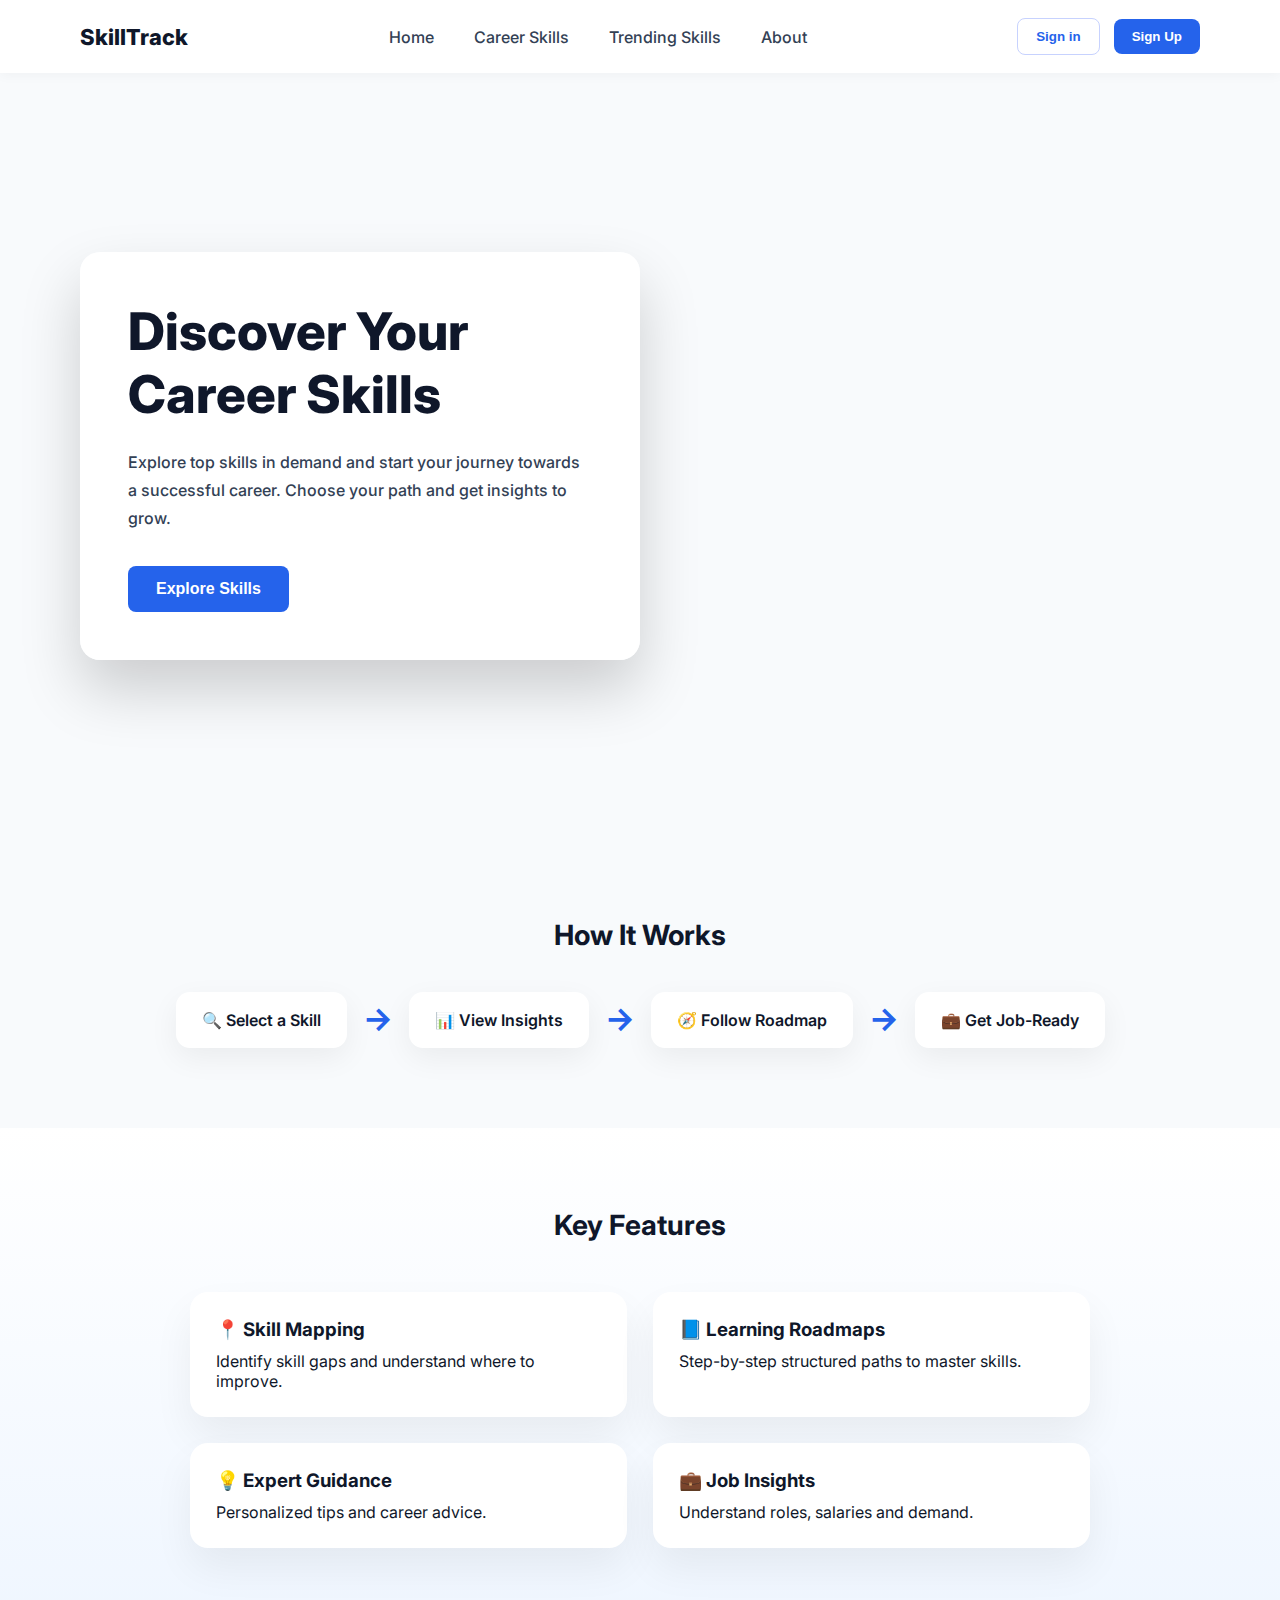
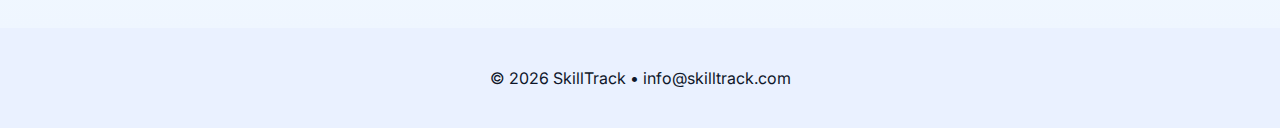
<file: index.html>
<!DOCTYPE html>
<html lang="en">
<head>
  <meta charset="UTF-8">
  <title>SkillTrack – Discover Your Career Skills</title>
  <meta name="viewport" content="width=device-width, initial-scale=1.0">

  <!-- FONT -->
  <link href="https://fonts.googleapis.com/css2?family=Inter:wght@400;500;600;700;800&display=swap" rel="stylesheet">

  <!-- CSS -->
  <link rel="stylesheet" href="home.css">
</head>
<body>

<!-- ================= NAVBAR ================= -->
<header class="navbar">
  <h2 class="logo">SkillTrack</h2>

  <nav class="nav-links">
  <a href="index.html">Home</a>
  <a href="career.html" class="active">Career Skills</a>
  <a href="trending.html" class="active">Trending Skills</a>
  <a href="about.html" class="active">About</a>
</nav>

  <div class="nav-actions">
    <button class="btn-outline">Sign in</button>
    <button class="btn-primary">Sign Up</button>
  </div>
</header>

<!-- ================= HERO ================= -->
<section class="hero">
  <div class="hero-text">
    <h1>Discover Your<br>Career Skills</h1>
    <p>
      Explore top skills in demand and start your journey
      towards a successful career. Choose your path and get
      insights to grow.
    </p>
    <!-- Explore Skills button -->
<a href="career.html">
  <button class="btn-primary btn-lg">Explore Skills</button>
</a>

  </div>
</section>

<!-- ================= HOW IT WORKS ================= -->
<section class="helps">
  <h2>How It Works</h2>

  <div class="helps-cards">
    <div class="help-card">🔍 Select a Skill</div>
    <span class="arrow">→</span>

    <div class="help-card">📊 View Insights</div>
    <span class="arrow">→</span>

    <div class="help-card">🧭 Follow Roadmap</div>
    <span class="arrow">→</span>

    <div class="help-card">💼 Get Job-Ready</div>
  </div>
</section>

<!-- ================= FEATURES ================= -->
<section class="features">
  <h2>Key Features</h2>

  <div class="feature-grid">
    <div class="feature-card">
      <h3>📍 Skill Mapping</h3>
      <p>Identify skill gaps and understand where to improve.</p>
    </div>

    <div class="feature-card">
      <h3>📘 Learning Roadmaps</h3>
      <p>Step-by-step structured paths to master skills.</p>
    </div>

    <div class="feature-card">
      <h3>💡 Expert Guidance</h3>
      <p>Personalized tips and career advice.</p>
    </div>

    <div class="feature-card">
      <h3>💼 Job Insights</h3>
      <p>Understand roles, salaries and demand.</p>
    </div>
  </div>
</section>

<!-- ================= FOOTER ================= -->
<footer class="footer">
  <p>© 2026 SkillTrack • info@skilltrack.com</p>
</footer>

</body>
</html>
</file>
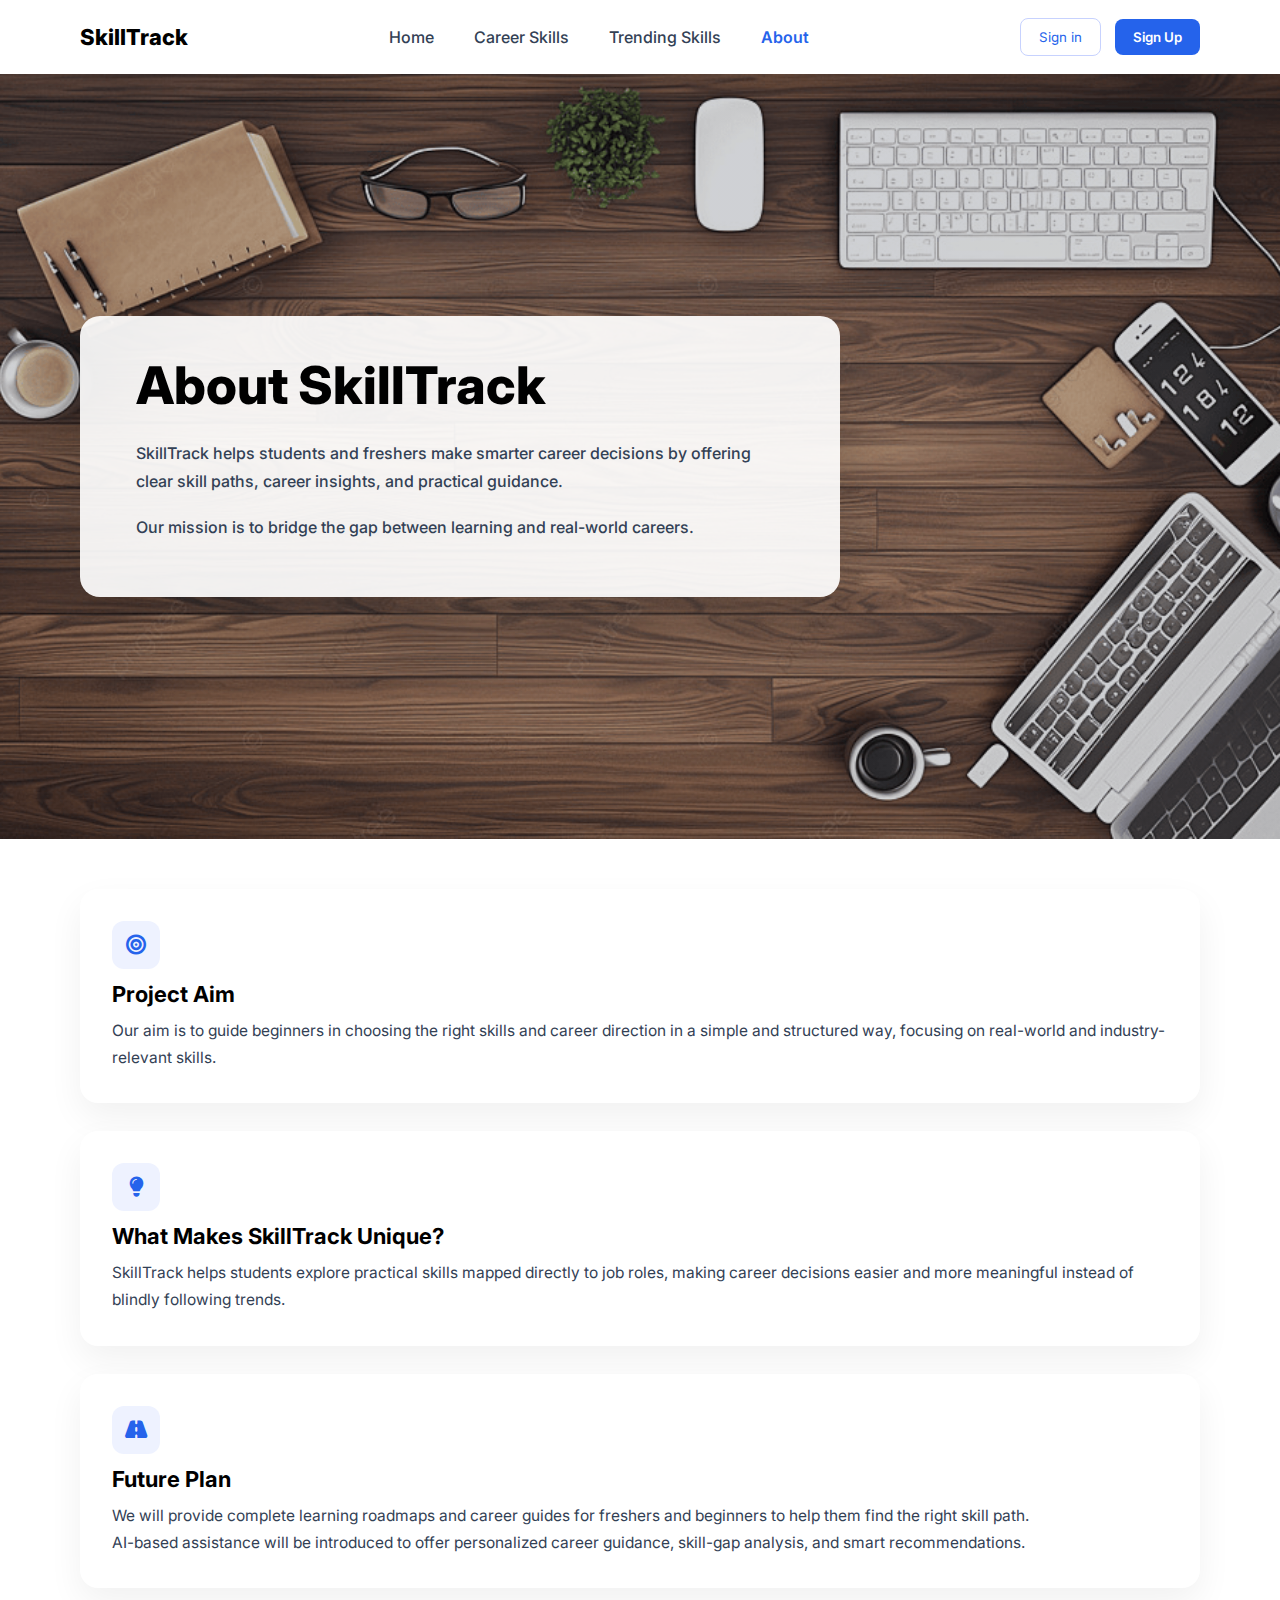
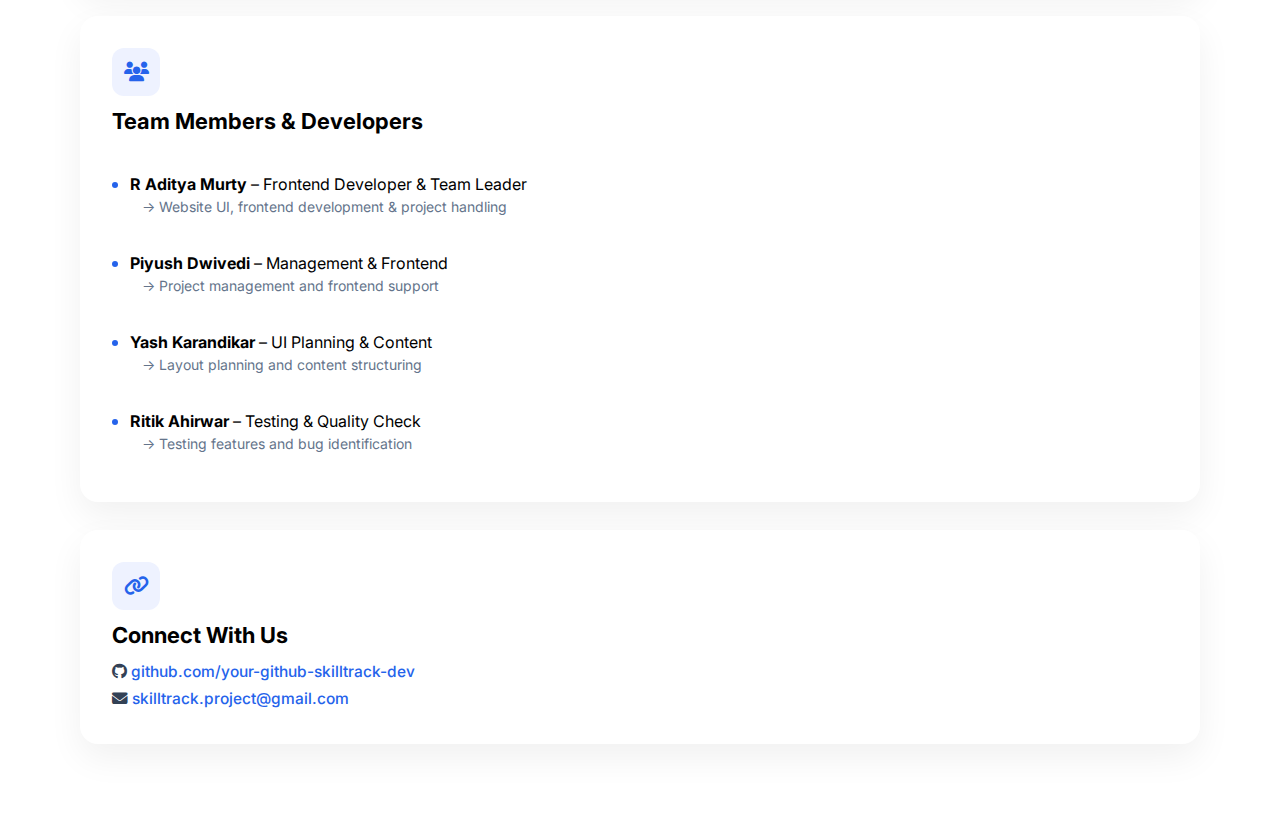
<file: about.html>
<!DOCTYPE html>
<html lang="en">
<head>
  <meta charset="UTF-8" />
  <title>SkillTrack – About Us</title>
  <meta name="viewport" content="width=device-width, initial-scale=1.0" />

  <!-- FONT -->
  <link href="https://fonts.googleapis.com/css2?family=Inter:wght@400;500;600;700;800&display=swap" rel="stylesheet">

  <!-- ICONS -->
  <link rel="stylesheet" href="https://cdnjs.cloudflare.com/ajax/libs/font-awesome/6.5.0/css/all.min.css">

  <!-- CSS -->
  <link rel="stylesheet" href="about.css">
</head>
<body>

<!-- ================= NAVBAR ================= -->
<header class="navbar">
  <div class="logo">SkillTrack</div>

  <nav class="nav-links">
    <a href="index.html">Home</a>
    <a href="career.html">Career Skills</a>
    <a href="trending.html">Trending Skills</a>
    <a href="about.html" class="active">About</a>
  </nav>

  <div class="nav-actions">
    <button class="btn-outline">Sign in</button>
    <button class="btn-primary">Sign Up</button>
  </div>
</header>

<!-- ================= HERO ================= -->
<section class="about-hero">
  <div class="about-hero-text">
    <h1>About SkillTrack</h1>

    <p>
    SkillTrack helps students and freshers make smarter career decisions by offering clear skill paths, career insights, and practical guidance.
    </p>

    <p>
      Our mission is to bridge the gap between learning and real-world careers.
    </p>
  </div>
</section>


<!-- ================= CONTENT ================= -->
<section class="about-wrapper">

  <div class="about-card">
    <div class="card-icon"><i class="fa-solid fa-bullseye"></i></div>
    <h2>Project Aim</h2>
    <p>
      Our aim is to guide beginners in choosing the right skills and career
      direction in a simple and structured way, focusing on real-world and
      industry-relevant skills.
    </p>
  </div>

  <div class="about-card">
    <div class="card-icon"><i class="fa-solid fa-lightbulb"></i></div>
    <h2>What Makes SkillTrack Unique?</h2>
    <p>
      SkillTrack helps students explore practical skills mapped directly
      to job roles, making career decisions easier and more meaningful
      instead of blindly following trends.
    </p>
  </div>

  <div class="about-card">
    <div class="card-icon"><i class="fa-solid fa-road"></i></div>
    <h2>Future Plan</h2>
    <p>
      We will provide complete learning roadmaps and career guides for
      freshers and beginners to help them find the right skill path.
    </p>
    <p>
      AI-based assistance will be introduced to offer personalized
      career guidance, skill-gap analysis, and smart recommendations.
    </p>
  </div>

  <!-- TEAM -->
  <div class="about-card">
    <div class="card-icon"><i class="fa-solid fa-users"></i></div>
    <h2>Team Members & Developers</h2>
    <br>

    <ul class="team-list">
      <li>
        <span class="dot"></span>
        <strong>R Aditya Murty</strong> – Frontend Developer & Team Leader
        <div class="arrow">→ Website UI, frontend development & project handling</div>
      </li>
      <br>

      <li>
        <span class="dot"></span>
        <strong>Piyush Dwivedi</strong> – Management & Frontend
        <div class="arrow">→ Project management and frontend support</div>
      </li>
      <br>

      <li>
        <span class="dot"></span>
        <strong>Yash Karandikar</strong> – UI Planning & Content
        <div class="arrow">→ Layout planning and content structuring</div>
      </li>
      <br>

      <li>
        <span class="dot"></span>
        <strong>Ritik Ahirwar</strong> – Testing & Quality Check
        <div class="arrow">→ Testing features and bug identification</div>
      </li>
    </ul>
  </div>

  <!-- CONTACT -->
  <div class="about-card">
    <div class="card-icon"><i class="fa-solid fa-link"></i></div>
    <h2>Connect With Us</h2>
    <p>
      <i class="fa-brands fa-github"></i>
      <a href="https://github.com/skilltrack-dev" target="_blank">
        github.com/your-github-skilltrack-dev
      </a>
    </p>
    <p>
      <i class="fa-solid fa-envelope"></i>
      <a href="mailto:skilltrack.project@gmail.com">
        skilltrack.project@gmail.com
      </a>
    </p>
  </div>

</section>

</body>
</html>
</file>
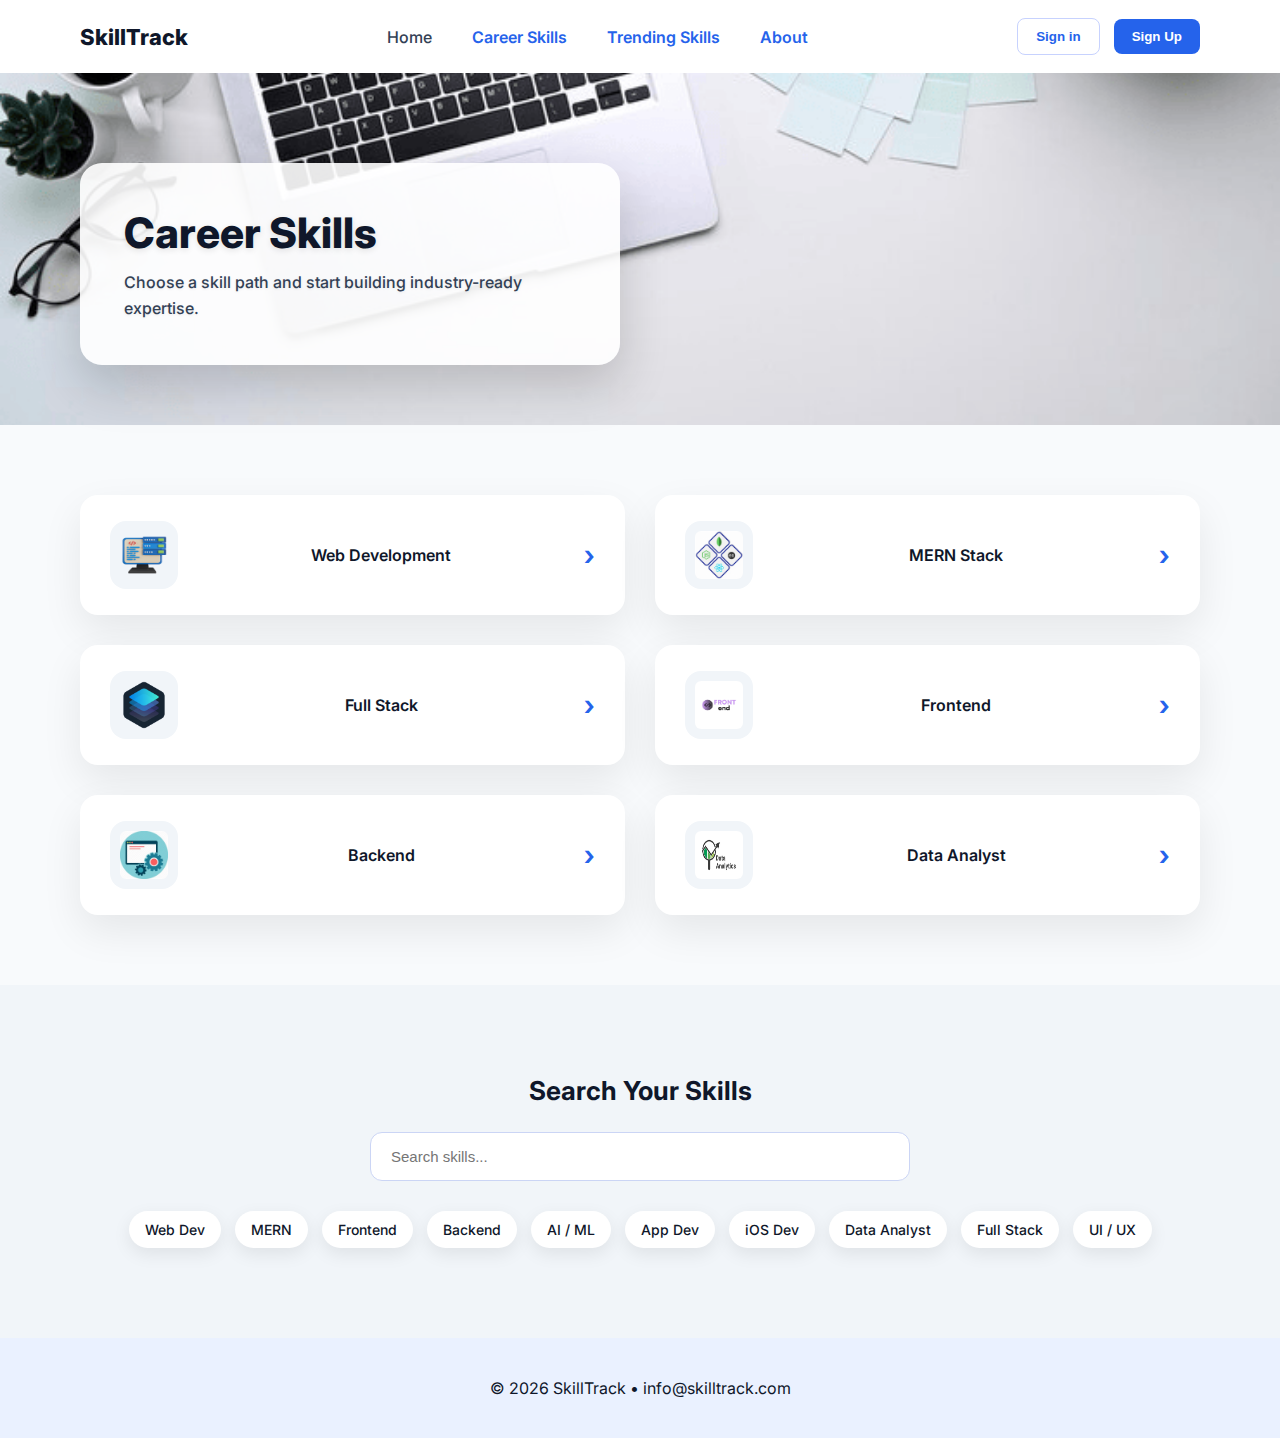
<file: career.html>
<!DOCTYPE html>
<html lang="en">
<head>
  <meta charset="UTF-8">
  <title>SkillTrack – Career Skills</title>
  <meta name="viewport" content="width=device-width, initial-scale=1.0">

  <!-- FONT -->
  <link href="https://fonts.googleapis.com/css2?family=Inter:wght@400;500;600;700;800&display=swap" rel="stylesheet">

  <!-- CSS -->
  <link rel="stylesheet" href="career.css">
</head>
<body>

<!-- ================= NAVBAR ================= -->
<header class="navbar">
  <h2 class="logo">SkillTrack</h2>

  <nav class="nav-links">
    <a href="home.html">Home</a>
    <a href="career.html" class="active">Career Skills</a>
    <a href="trending.html" class="active">Trending Skills</a>
    <a href="about.html" class="active">About</a>
  </nav>

  <div class="nav-actions">
    <button class="btn-outline">Sign in</button>
    <button class="btn-primary">Sign Up</button>
  </div>
</header>

<!-- ================= HERO ================= -->
<section class="career-hero">
  <div class="hero-overlay">
    <h1>Career Skills</h1>
    <p>Choose a skill path and start building industry-ready expertise.</p>
  </div>
</section>

<!-- ================= SKILLS ================= -->
<section class="skills-section">
  <div class="skills-grid">

    <!-- WEB DEVELOPMENT -->
    <a href="skill.html?skill=web" class="skill-card">
      <img src="assets/skills/web-dev.png" alt="Web Dev">
      <span>Web Development</span>
      <span class="arrow">›</span>
    </a>

    <!-- MERN STACK -->
    <a href="skill.html?skill=mern" class="skill-card">
      <img src="assets/skills/mern.png" alt="MERN">
      <span>MERN Stack</span>
      <span class="arrow">›</span>
    </a>

    <!-- FULL STACK -->
    <a href="skill.html?skill=fullstack" class="skill-card">
      <img src="assets/skills/full-stack.png" alt="Full Stack">
      <span>Full Stack</span>
      <span class="arrow">›</span>
    </a>

    <!-- FRONTEND -->
    <a href="skill.html?skill=frontend" class="skill-card">
      <img src="assets/skills/frontend.png" class="big-logo" alt="Frontend">
      <span>Frontend</span>
      <span class="arrow">›</span>
    </a>

    <!-- BACKEND -->
    <a href="skill.html?skill=backend" class="skill-card">
      <img src="assets/skills/backend.png" alt="Backend">
      <span>Backend</span>
      <span class="arrow">›</span>
    </a>

    <!-- DATA ANALYST -->
    <a href="skill.html?skill=data" class="skill-card">
      <img src="assets/skills/data-analyst.png" class="big-logo" alt="Data Analyst">
      <span>Data Analyst</span>
      <span class="arrow">›</span>
    </a>

  </div>
</section>


<!-- ================= SEARCH ================= -->
<section class="search-section">
  <h2>Search Your Skills</h2>

  <input type="text" list="skills-list" placeholder="Search skills...">

  <datalist id="skills-list">
    <option value="Web Development">
    <option value="MERN Stack">
    <option value="Frontend Development">
    <option value="Backend Development">
    <option value="AI / ML">
    <option value="App Development">
    <option value="iOS Development">
    <option value="Data Analyst">
    <option value="Full Stack Development">
    <option value="UI / UX Design">
  </datalist>

  <div class="skills-slider">
    <span>Web Dev</span>
    <span>MERN</span>
    <span>Frontend</span>
    <span>Backend</span>
    <span>AI / ML</span>
    <span>App Dev</span>
    <span>iOS Dev</span>
    <span>Data Analyst</span>
    <span>Full Stack</span>
    <span>UI / UX</span>
  </div>
</section>

<!-- ================= FOOTER ================= -->
<footer class="footer">
  <p>© 2026 SkillTrack • info@skilltrack.com</p>
</footer>

</body>
</html>
</file>
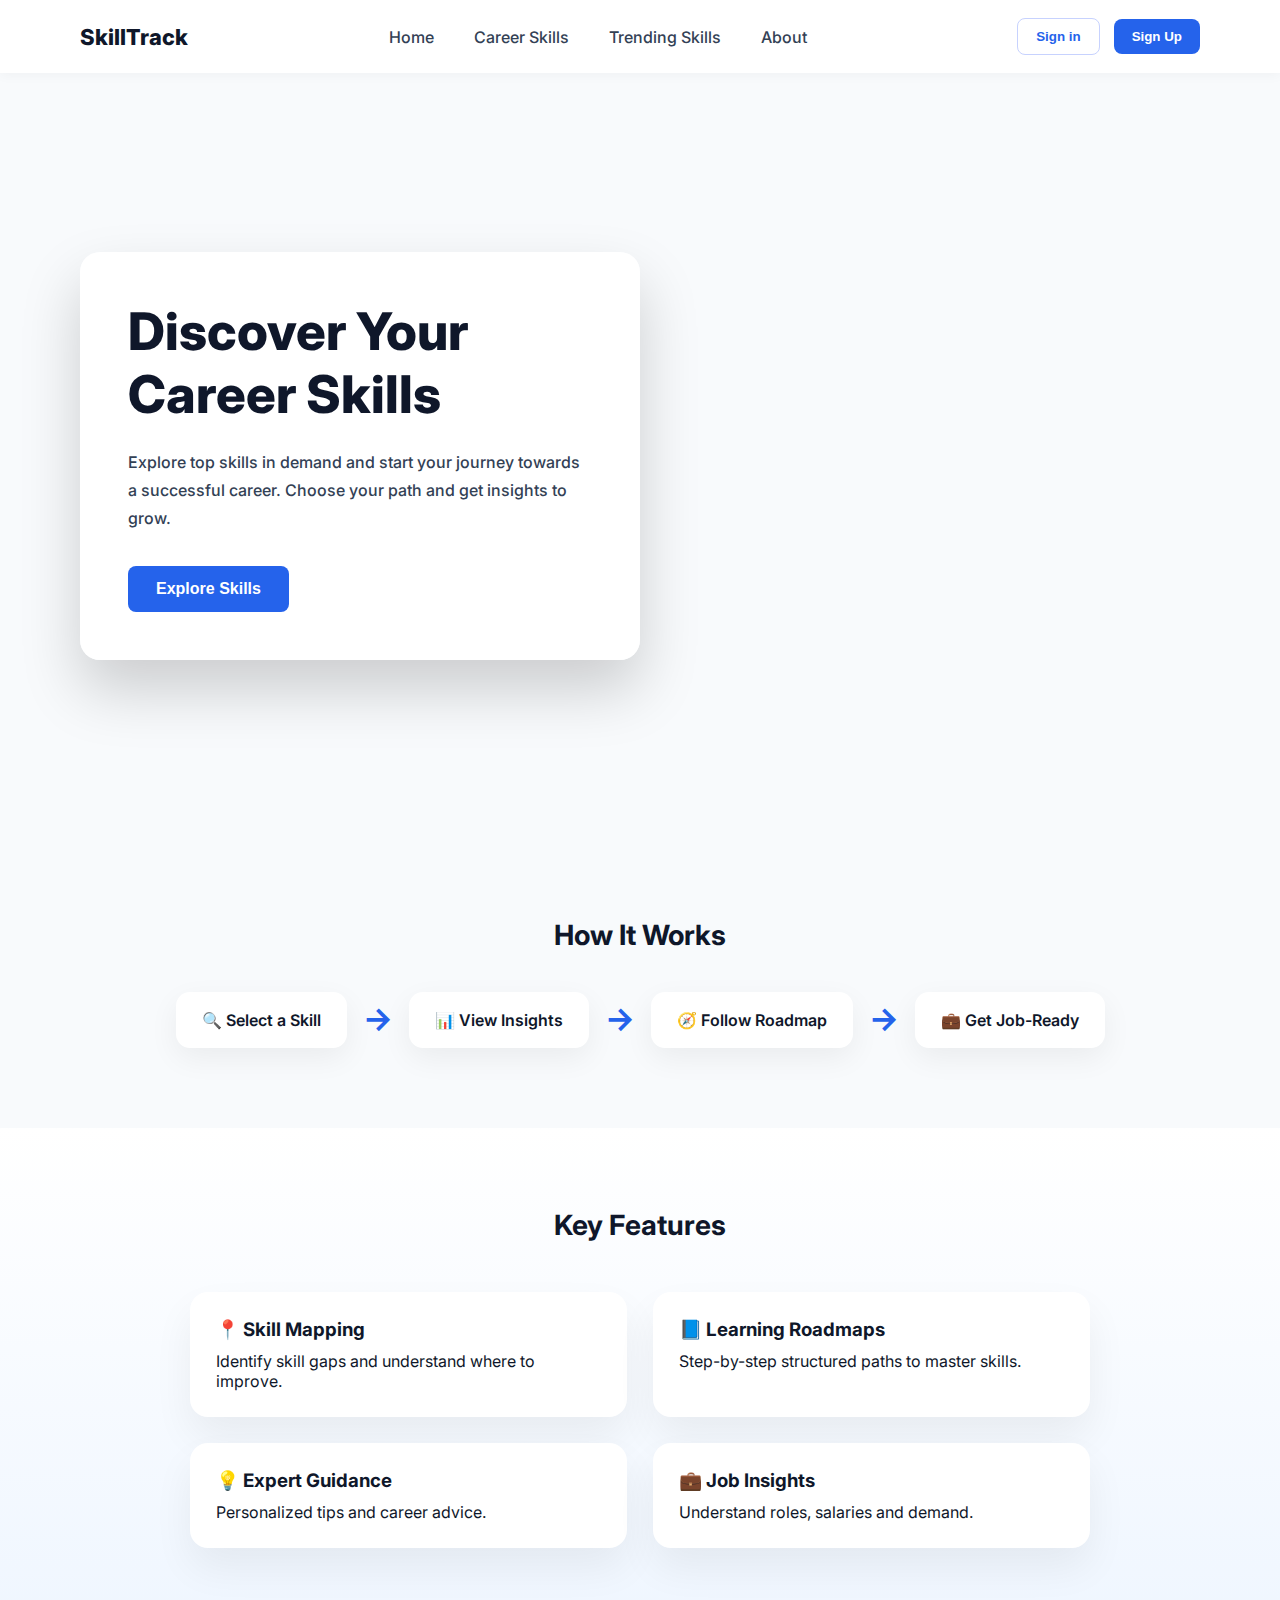
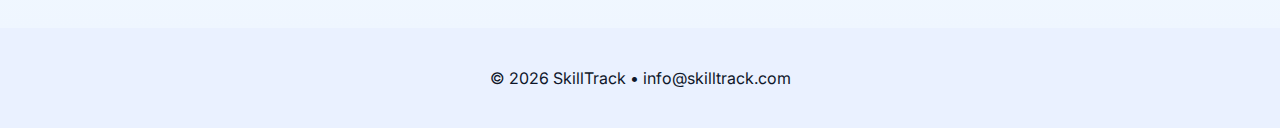
<file: home.html>
<!DOCTYPE html>
<html lang="en">
<head>
  <meta charset="UTF-8">
  <title>SkillTrack – Discover Your Career Skills</title>
  <meta name="viewport" content="width=device-width, initial-scale=1.0">

  <!-- FONT -->
  <link href="https://fonts.googleapis.com/css2?family=Inter:wght@400;500;600;700;800&display=swap" rel="stylesheet">

  <!-- CSS -->
  <link rel="stylesheet" href="home.css">
</head>
<body>

<!-- ================= NAVBAR ================= -->
<header class="navbar">
  <h2 class="logo">SkillTrack</h2>

  <nav class="nav-links">
  <a href="home.html">Home</a>
  <a href="career.html" class="active">Career Skills</a>
  <a href="trending.html" class="active">Trending Skills</a>
  <a href="about.html" class="active">About</a>
</nav>

  <div class="nav-actions">
    <button class="btn-outline">Sign in</button>
    <button class="btn-primary">Sign Up</button>
  </div>
</header>

<!-- ================= HERO ================= -->
<section class="hero">
  <div class="hero-text">
    <h1>Discover Your<br>Career Skills</h1>
    <p>
      Explore top skills in demand and start your journey
      towards a successful career. Choose your path and get
      insights to grow.
    </p>
    <!-- Explore Skills button -->
<a href="career.html">
  <button class="btn-primary btn-lg">Explore Skills</button>
</a>

  </div>
</section>

<!-- ================= HOW IT WORKS ================= -->
<section class="helps">
  <h2>How It Works</h2>

  <div class="helps-cards">
    <div class="help-card">🔍 Select a Skill</div>
    <span class="arrow">→</span>

    <div class="help-card">📊 View Insights</div>
    <span class="arrow">→</span>

    <div class="help-card">🧭 Follow Roadmap</div>
    <span class="arrow">→</span>

    <div class="help-card">💼 Get Job-Ready</div>
  </div>
</section>

<!-- ================= FEATURES ================= -->
<section class="features">
  <h2>Key Features</h2>

  <div class="feature-grid">
    <div class="feature-card">
      <h3>📍 Skill Mapping</h3>
      <p>Identify skill gaps and understand where to improve.</p>
    </div>

    <div class="feature-card">
      <h3>📘 Learning Roadmaps</h3>
      <p>Step-by-step structured paths to master skills.</p>
    </div>

    <div class="feature-card">
      <h3>💡 Expert Guidance</h3>
      <p>Personalized tips and career advice.</p>
    </div>

    <div class="feature-card">
      <h3>💼 Job Insights</h3>
      <p>Understand roles, salaries and demand.</p>
    </div>
  </div>
</section>

<!-- ================= FOOTER ================= -->
<footer class="footer">
  <p>© 2026 SkillTrack • info@skilltrack.com</p>
</footer>

</body>
</html>
</file>
<file: home.css>
/* ================= GLOBAL ================= */
* {
  margin: 0;
  padding: 0;
  box-sizing: border-box;
}

body {
  font-family: 'Inter', sans-serif;
  background: #f8fafc;
  color: #0f172a;
}

/* ================= NAVBAR ================= */
.navbar {
  display: flex;
  align-items: center;
  justify-content: space-between;
  padding: 18px 80px;
  background: #ffffff;
  box-shadow: 0 2px 12px rgba(0,0,0,0.04);
}

.logo {
  font-size: 22px;
  font-weight: 800;
}

.nav-links a {
  margin: 0 18px;
  text-decoration: none;
  color: #334155;
  font-weight: 500;
}

.nav-actions button {
  margin-left: 10px;
}

/* ================= BUTTONS ================= */
.btn-primary {
  background: #2563eb;
  color: #ffffff;
  border: none;
  padding: 10px 18px;
  border-radius: 8px;
  font-weight: 600;
  cursor: pointer;
}

.btn-lg {
  padding: 14px 28px;
  font-size: 16px;
}

.btn-outline {
  background: transparent;
  border: 1px solid #c7d2fe;
  color: #2563eb;
  padding: 10px 18px;
  border-radius: 8px;
  font-weight: 600;
}

/* ================= HERO ================= */
.hero {
  min-height: 85vh;
  padding: 120px 80px;

  background-image: url("https://images.unsplash.com/photo-1524758631624-e2822e304c36");
  background-size: cover;
  background-position: center;
  background-repeat: no-repeat;

  display: flex;
  align-items: center;
}

/* white content card */
.hero-text {
  background: rgba(255, 255, 255, 0.92);
  padding: 48px;
  border-radius: 20px;
  max-width: 560px;
  box-shadow: 0 30px 60px rgba(0, 0, 0, 0.18);
}

.hero-text h1 {
  font-size: 52px;
  font-weight: 800;
  margin-bottom: 22px;
}

.hero-text p {
  color: #334155;
  font-weight: 500;
  line-height: 1.75;
  margin-bottom: 34px;
}

/* ================= HOW IT WORKS ================= */
.helps {
  padding: 80px;
  text-align: center;
}

.helps h2 {
  font-size: 28px;
  margin-bottom: 40px;
}

.helps-cards {
  display: flex;
  justify-content: center;
  align-items: center;
  gap: 16px;
}

.help-card {
  background: #ffffff;
  padding: 18px 26px;
  border-radius: 14px;
  font-weight: 600;
  box-shadow: 0 10px 30px rgba(0,0,0,0.06);
}

.arrow {
  font-size: 32px;
  font-weight: 700;
  color: #2563eb;
  position: relative;
  top: -2px; /* 👈 tera perfect center */
}

/* ================= FEATURES ================= */
.features {
  padding: 80px;
  background: linear-gradient(to bottom, #ffffff, #eff6ff);
}

.features h2 {
  text-align: center;
  font-size: 28px;
  margin-bottom: 50px;
}

.feature-grid {
  max-width: 900px;
  margin: auto;
  display: grid;
  grid-template-columns: repeat(2, 1fr);
  gap: 26px;
}

.feature-card {
  background: #ffffff;
  padding: 26px;
  border-radius: 18px;
  box-shadow: 0 20px 40px rgba(0,0,0,0.06);
}

.feature-card h3 {
  margin-bottom: 10px;
}

/* ================= FOOTER ================= */
.footer {
  text-align: center;
  padding: 40px;
  background: #eaf1ff;
}
</file>
<file: about.css>
* {
  margin: 0;
  padding: 0;
  box-sizing: border-box;
  font-family: "Inter", sans-serif;
}

/* ================= NAVBAR ================= */
.navbar {
  display: flex;
  align-items: center;
  justify-content: space-between;
  padding: 18px 80px;
  background: #ffffff;
  box-shadow: 0 2px 12px rgba(0,0,0,0.04);
}

.logo {
  font-size: 22px;
  font-weight: 800;
}

.nav-links a {
  margin: 0 18px;
  text-decoration: none;
  color: #334155;
  font-weight: 500;
}

.nav-links .active {
  color: #2563eb;
  font-weight: 600;
}

.nav-actions button {
  margin-left: 10px;
}

.btn-primary {
  background: #2563eb;
  color: #fff;
  border: none;
  padding: 10px 18px;
  border-radius: 8px;
  font-weight: 600;
}

.btn-outline {
  background: transparent;
  border: 1px solid #c7d2fe;
  color: #2563eb;
  padding: 10px 18px;
  border-radius: 8px;
}

/* ================= ABOUT HERO ================= */
.about-hero {
  min-height: 85vh;
  padding: 120px 80px;

  background-image:
    linear-gradient(
      rgba(15, 23, 42, 0.2),
      rgba(15, 23, 42, 0.2)
    ),
    url("assets/bg/bg-about.png");

  background-size: cover;
  background-position: center;
  background-repeat: no-repeat;

  display: flex;
  align-items: center;
}

/* white content card (EXACT SAME AS HOME) */
.about-hero-text {
  background: rgba(255, 255, 255, 0.92);
  padding: 38px 56px;     /* 👈 vertical kam, horizontal zyada */
  border-radius: 20px;

  max-width: 760px;      /* 👈 width clearly bada */
  box-shadow: 0 30px 60px rgba(0, 0, 0, 0.18);
}


.about-hero-text h1 {
  font-size: 52px;
  font-weight: 800;
  margin-bottom: 22px;
}

.about-hero-text p {
  color: #334155;
  font-weight: 500;
  line-height: 1.75;
  margin-bottom: 18px;
}


/* ================= CONTENT ================= */
.about-wrapper {
  padding: 50px 80px 90px;
  display: flex;
  flex-direction: column;
  gap: 28px;
}

.about-card {
  background: #ffffff;
  padding: 32px;
  border-radius: 18px;
  box-shadow: 0 14px 35px rgba(0,0,0,0.06);
  transition: all 0.3s ease;
}

.about-card:hover {
  transform: translateY(-6px);
  box-shadow: 0 24px 50px rgba(0,0,0,0.12);
}

.card-icon {
  width: 48px;
  height: 48px;
  background: #eef2ff;
  border-radius: 12px;
  display: flex;
  align-items: center;
  justify-content: center;
  margin-bottom: 12px;
}

.card-icon i {
  color: #2563eb;
  font-size: 20px;
}

.about-card h2 {
  font-size: 22px;
  margin-bottom: 10px;
}

.about-card p {
  font-size: 15.5px;
  color: #334155;
  line-height: 1.75;
}

/* ================= TEAM ================= */
.team-list {
  list-style: none;
  margin-top: 10px;
}

.team-list li {
  margin-bottom: 18px;
  position: relative;
  padding-left: 18px;
}

.dot {
  width: 6px;
  height: 6px;
  background: #2563eb;
  border-radius: 50%;
  position: absolute;
  left: 0;
  top: 8px;
}

.arrow {
  margin-left: 12px;
  margin-top: 4px;
  font-size: 14px;
  color: #64748b;
}

/* LINKS */
.about-card a {
  color: #2563eb;
  text-decoration: none;
  font-weight: 500;
}

.about-card a:hover {
  text-decoration: underline;
}
</file>
<file: career.css>
/* ================= GLOBAL ================= */
* {
  margin: 0;
  padding: 0;
  box-sizing: border-box;
}

body {
  font-family: 'Inter', sans-serif;
  background: #f8fafc;
  color: #0f172a;
}

/* ================= NAVBAR ================= */
.navbar {
  display: flex;
  align-items: center;
  justify-content: space-between;
  padding: 18px 80px;
  background: #ffffff;
  box-shadow: 0 2px 12px rgba(0,0,0,0.04);
}

.logo {
  font-size: 22px;
  font-weight: 800;
}

.nav-links a {
  margin: 0 18px;
  text-decoration: none;
  color: #334155;
  font-weight: 500;
}

.nav-links a.active {
  color: #2563eb;
  font-weight: 600;
}

.nav-actions button {
  margin-left: 10px;
}

.btn-primary {
  background: #2563eb;
  color: #ffffff;
  border: none;
  padding: 10px 18px;
  border-radius: 8px;
  font-weight: 600;
}

.btn-outline {
  background: transparent;
  border: 1px solid #c7d2fe;
  color: #2563eb;
  padding: 10px 18px;
  border-radius: 8px;
  font-weight: 600;
}

/* ================= HERO ================= */
/* ================= HERO ================= */
.career-hero {
  padding: 90px 80px 60px;
  background: url("assets/skills/background-2.png") center/cover no-repeat;
  position: relative;
}

.hero-overlay {
  background: rgba(255, 255, 255, 0.9); /* semi-transparent white overlay */
  padding: 44px;
  border-radius: 22px;
  max-width: 540px;
  box-shadow: 0 20px 50px rgba(0,0,0,0.18);
}

.career-hero h1 {
  font-size: 42px;
  font-weight: 800;
  margin-bottom: 12px;
  color: #0f172a; /* dark & bold */
  text-shadow: 0 2px 6px rgba(0,0,0,0.1); /* subtle shadow for depth */
}

.career-hero p {
  color: #334155;
  font-size: 16px;
  font-weight: 500; /* semi-bold */
  line-height: 1.6;
  text-shadow: 0 1px 3px rgba(0,0,0,0.08); /* subtle shadow for readability */
}


/* ================= SKILLS ================= */
.skills-section {
  padding: 70px 80px;
}

.skills-grid {
  display: grid;
  grid-template-columns: repeat(2, 1fr);
  gap: 30px;
}

.skill-card {
  display: flex;
  align-items: center;
  justify-content: space-between;
  background: #ffffff;
  padding: 26px 30px;
  border-radius: 18px;
  box-shadow: 0 16px 40px rgba(0,0,0,0.08);
  text-decoration: none;
  color: #0f172a;
  transition: all 0.25s ease;
}

.skill-card:hover {
  transform: translateY(-6px);
  box-shadow: 0 24px 55px rgba(37,99,235,0.18);
}

/* 🔥 BIGGER LOGOS – ALL SKILLS */
.skill-card img {
  width: 68px;
  height: 68px;
  background: #f1f5f9;
  padding: 10px;
  border-radius: 16px;
  transition: transform 0.25s ease;
}

.skill-card:hover img {
  transform: scale(1.1);
}

.skill-card span {
  font-weight: 600;
  font-size: 16px;
}

.skill-card .arrow {
  font-size: 28px;
  color: #2563eb;
}

/* ================= SEARCH ================= */
.search-section {
  background: #f1f5f9;
  padding: 90px 80px;
  text-align: center;
}

.search-section h2 {
  font-size: 26px;
  margin-bottom: 26px;
}

.search-section input {
  width: 60%;
  max-width: 540px;
  padding: 15px 20px;
  border-radius: 12px;
  border: 1px solid #cbd5f5;
  font-size: 15px;
  outline: none;
}

.search-section input:focus {
  border-color: #2563eb;
  box-shadow: 0 0 0 3px rgba(37,99,235,0.15);
}

.skills-slider {
  margin-top: 30px;
  display: flex;
  justify-content: center;
  flex-wrap: wrap;
  gap: 14px;
}

.skills-slider span {
  background: #ffffff;
  padding: 10px 16px;
  border-radius: 999px;
  font-size: 14px;
  font-weight: 500;
  cursor: pointer;
  transition: 0.2s ease;
  box-shadow: 0 6px 18px rgba(0,0,0,0.08);
}

.skills-slider span:hover {
  background: #2563eb;
  color: #ffffff;
}

/* ================= FOOTER ================= */
.footer {
  text-align: center;
  padding: 40px;
  background: #eaf1ff;
}
</file>
